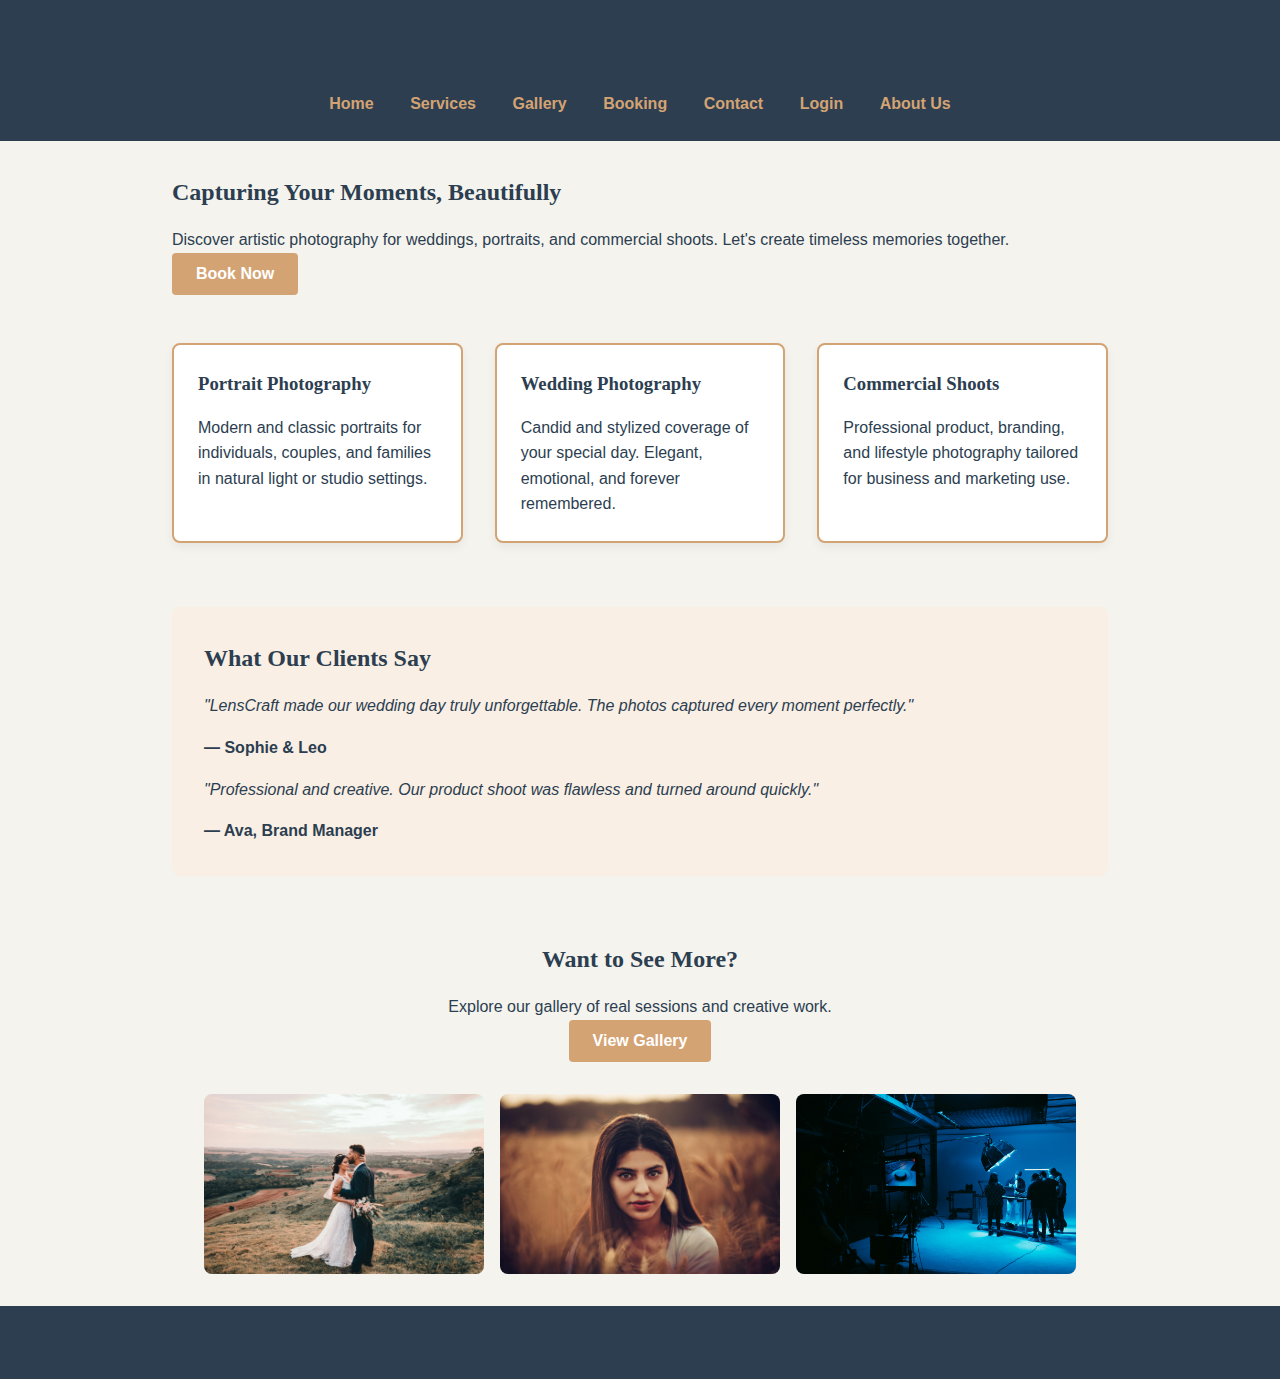
<file: index.html>
<!DOCTYPE html>
<html lang="en">
<head>
  <meta charset="UTF-8" />
  <title>LensCraft Studio | Home</title>
  <link rel="stylesheet" href="css/style.css" />
</head>
<body>
  <header>
    <h1>LensCraft Studio</h1>
    <nav>
      <a href="index.html">Home</a>
      <a href="services.html">Services</a>
      <a href="gallery.html">Gallery</a>
      <a href="booking.html">Booking</a>
      <a href="contact.html">Contact</a>
      <a href="login.html">Login</a>
      <a href="about.html">About Us</a>
    </nav>
  </header>

  <main>
  <!-- Hero Section -->
  <section>
    <h2>Capturing Your Moments, Beautifully</h2>
    <p>Discover artistic photography for weddings, portraits, and commercial shoots. Let's create timeless memories together.</p>
    <button onclick="location.href='booking.html'">Book Now</button>
  </section>

  <!-- Services Preview -->
  <section class="services" style="margin-top: 3rem;">
    <div class="service-box">
      <h3>Portrait Photography</h3>
      <p>Modern and classic portraits for individuals, couples, and families in natural light or studio settings.</p>
    </div>
    <div class="service-box">
      <h3>Wedding Photography</h3>
      <p>Candid and stylized coverage of your special day. Elegant, emotional, and forever remembered.</p>
    </div>
    <div class="service-box">
      <h3>Commercial Shoots</h3>
      <p>Professional product, branding, and lifestyle photography tailored for business and marketing use.</p>
    </div>
  </section>

  <!-- Testimonials -->
  <section style="margin-top: 4rem; padding: 2rem; background-color: #F9EFE5; border-radius: 8px;">
    <h2>What Our Clients Say</h2>
    <blockquote style="font-style: italic; margin: 1rem 0;">"LensCraft made our wedding day truly unforgettable. The photos captured every moment perfectly."</blockquote>
    <p style="font-weight: bold;">— Sophie & Leo</p>
    <blockquote style="font-style: italic; margin: 1rem 0;">"Professional and creative. Our product shoot was flawless and turned around quickly."</blockquote>
    <p style="font-weight: bold;">— Ava, Brand Manager</p>
  </section>

  <!-- CTA Banner -->
  <section style="text-align: center; margin-top: 4rem;">
    <h2>Want to See More?</h2>
    <p>Explore our gallery of real sessions and creative work.</p>
    <button onclick="location.href='gallery.html'">View Gallery</button>
  </section>

  <!-- Gallery Preview -->
  <section class="gallery" style="margin-top: 2rem;">
    <img src="images/wedding3.jpg" alt="Gallery 1">
    <img src="images/portrait3.jpg" alt="Gallery 2">
    <img src="images/studio.jpg" alt="Gallery 3">
  </section>
</main>


  <footer>
    <p>&copy; 2025 LensCraft Studio</p>
  </footer>
</body>
</html>
</file>
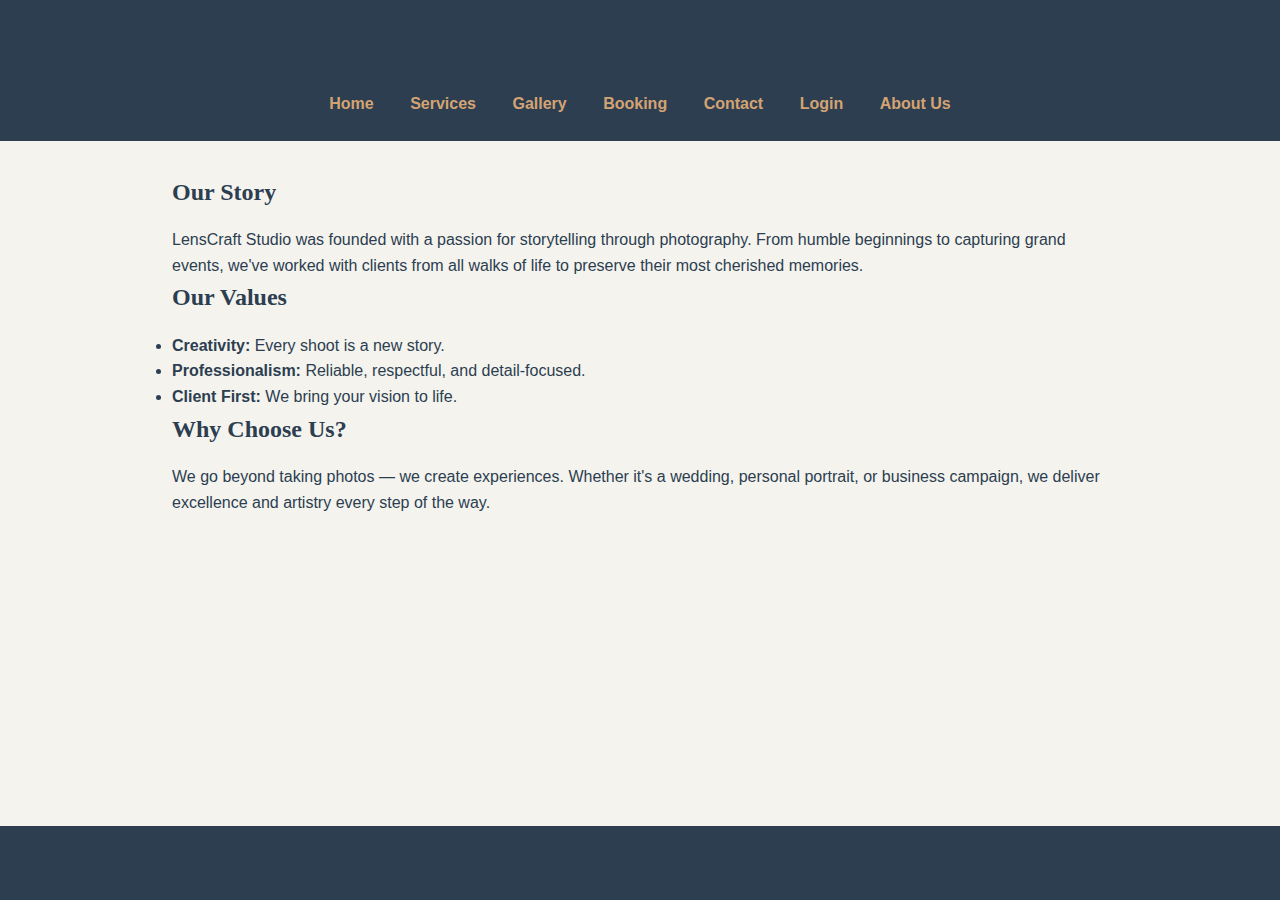
<file: about.html>
<!DOCTYPE html>
<html lang="en">
<head>
  <meta charset="UTF-8" />
  <title>About Us - LensCraft Studio</title>
  <link rel="stylesheet" href="css/style.css" />
</head>
<body>
  <header>
    <h1>About Us</h1>
    <nav>
      <a href="index.html">Home</a>
      <a href="services.html">Services</a>
      <a href="gallery.html">Gallery</a>
      <a href="booking.html">Booking</a>
      <a href="contact.html">Contact</a>
      <a href="login.html">Login</a>
      <a href="about.html">About Us</a>
    </nav>
  </header>

  <main>
    <section>
      <h2>Our Story</h2>
      <p>LensCraft Studio was founded with a passion for storytelling through photography. From humble beginnings to capturing grand events, we've worked with clients from all walks of life to preserve their most cherished memories.</p>
    </section>

    <section>
      <h2>Our Values</h2>
      <ul>
        <li><strong>Creativity:</strong> Every shoot is a new story.</li>
        <li><strong>Professionalism:</strong> Reliable, respectful, and detail-focused.</li>
        <li><strong>Client First:</strong> We bring your vision to life.</li>
      </ul>
    </section>

    <section>
      <h2>Why Choose Us?</h2>
      <p>We go beyond taking photos — we create experiences. Whether it's a wedding, personal portrait, or business campaign, we deliver excellence and artistry every step of the way.</p>
    </section>
  </main>

  <footer>
    <p>&copy; 2025 LensCraft Studio</p>
  </footer>
</body>
</html>
</file>
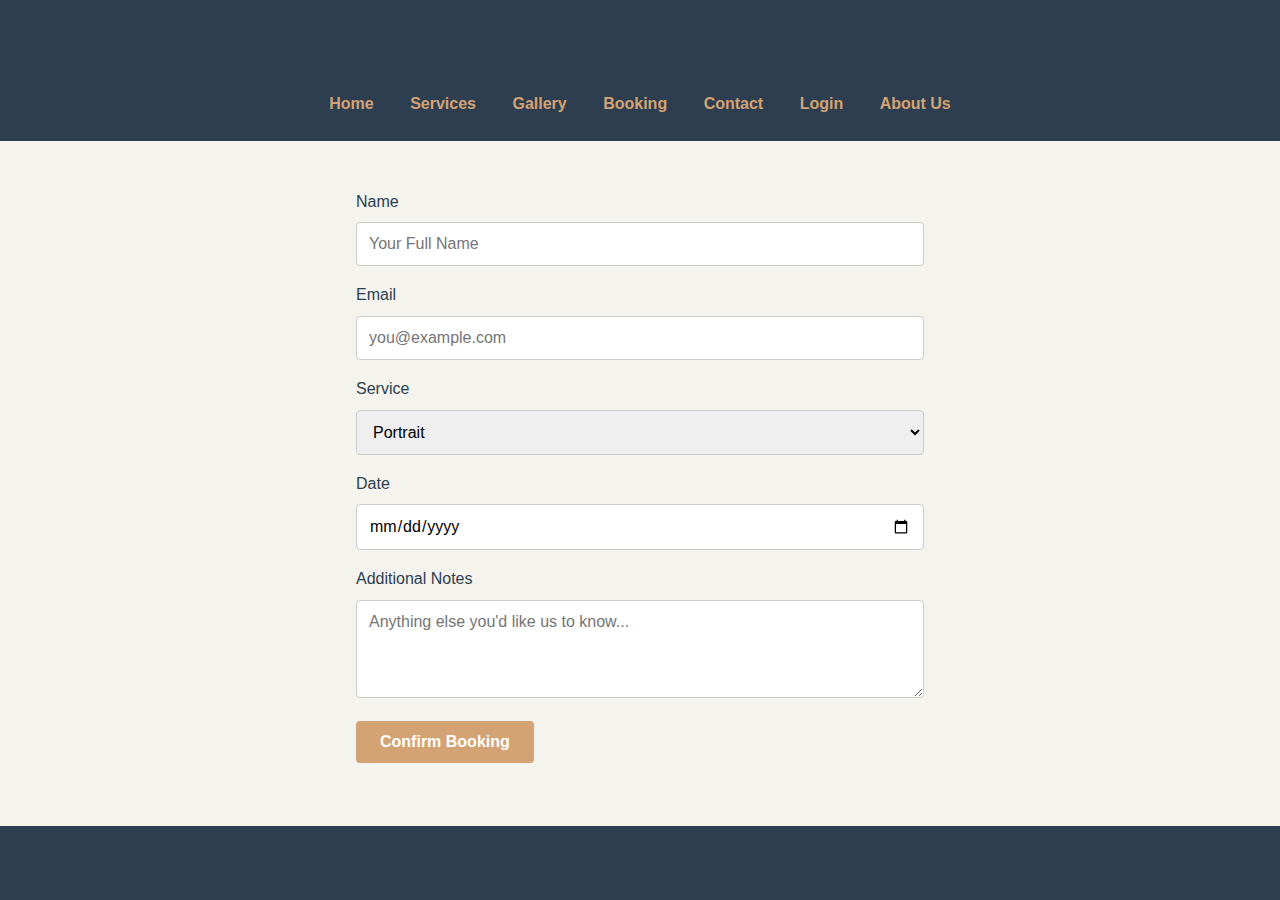
<file: booking.html>
<!DOCTYPE html>
<html lang="en">
<head>
  <meta charset="UTF-8" />
  <title>Booking</title>
  <link rel="stylesheet" href="css/style.css" />
</head>
<body>
  <header>
    <h1>Book a Session</h1>
    <nav>
      <a href="index.html">Home</a>
      <a href="services.html">Services</a>
      <a href="gallery.html">Gallery</a>
      <a href="booking.html">Booking</a>
      <a href="contact.html">Contact</a>
      <a href="login.html">Login</a>
      <a href="about.html">About Us</a>
    </nav>
  </header>

  <main>
    <form>
      <label>Name</label>
      <input type="text" placeholder="Your Full Name" required>

      <label>Email</label>
      <input type="email" placeholder="you@example.com" required>

      <label>Service</label>
      <select>
        <option>Portrait</option>
        <option>Wedding</option>
        <option>Commercial</option>
      </select>

      <label>Date</label>
      <input type="date" required>

      <label>Additional Notes</label>
      <textarea rows="4" placeholder="Anything else you'd like us to know..."></textarea>

      <button type="submit">Confirm Booking</button>
    </form>
  </main>

  <footer>
    <p>&copy; 2025 LensCraft Studio</p>
  </footer>
</body>
</html>
</file>
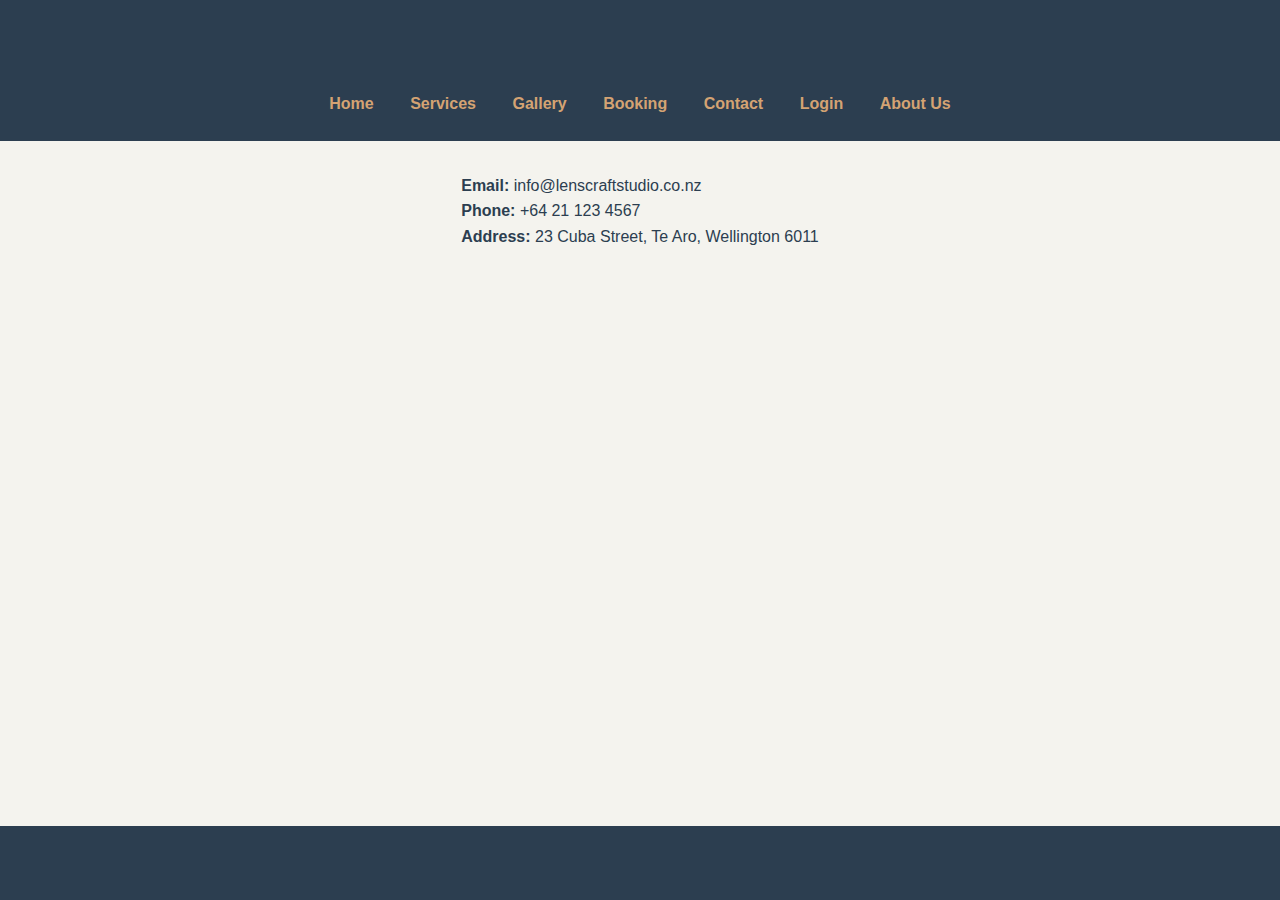
<file: contact.html>
<!DOCTYPE html>
<html lang="en">
<head>
  <meta charset="UTF-8" />
  <title>Contact</title>
  <link rel="stylesheet" href="css/style.css" />
</head>
<body>
  <header>
    <h1>Contact Us</h1>
    <nav>
      <a href="index.html">Home</a>
      <a href="services.html">Services</a>
      <a href="gallery.html">Gallery</a>
      <a href="booking.html">Booking</a>
      <a href="contact.html">Contact</a>
      <a href="login.html">Login</a>
      <a href="about.html">About Us</a>
    </nav>
  </header>

  <main>
    <p><strong>Email:</strong> info@lenscraftstudio.co.nz</p>
    <p><strong>Phone:</strong> +64 21 123 4567</p>
    <p><strong>Address:</strong> 23 Cuba Street, Te Aro, Wellington 6011</p>
  </main>

  <footer>
    <p>&copy; 2025 LensCraft Studio</p>
  </footer>
</body>
</html>
</file>
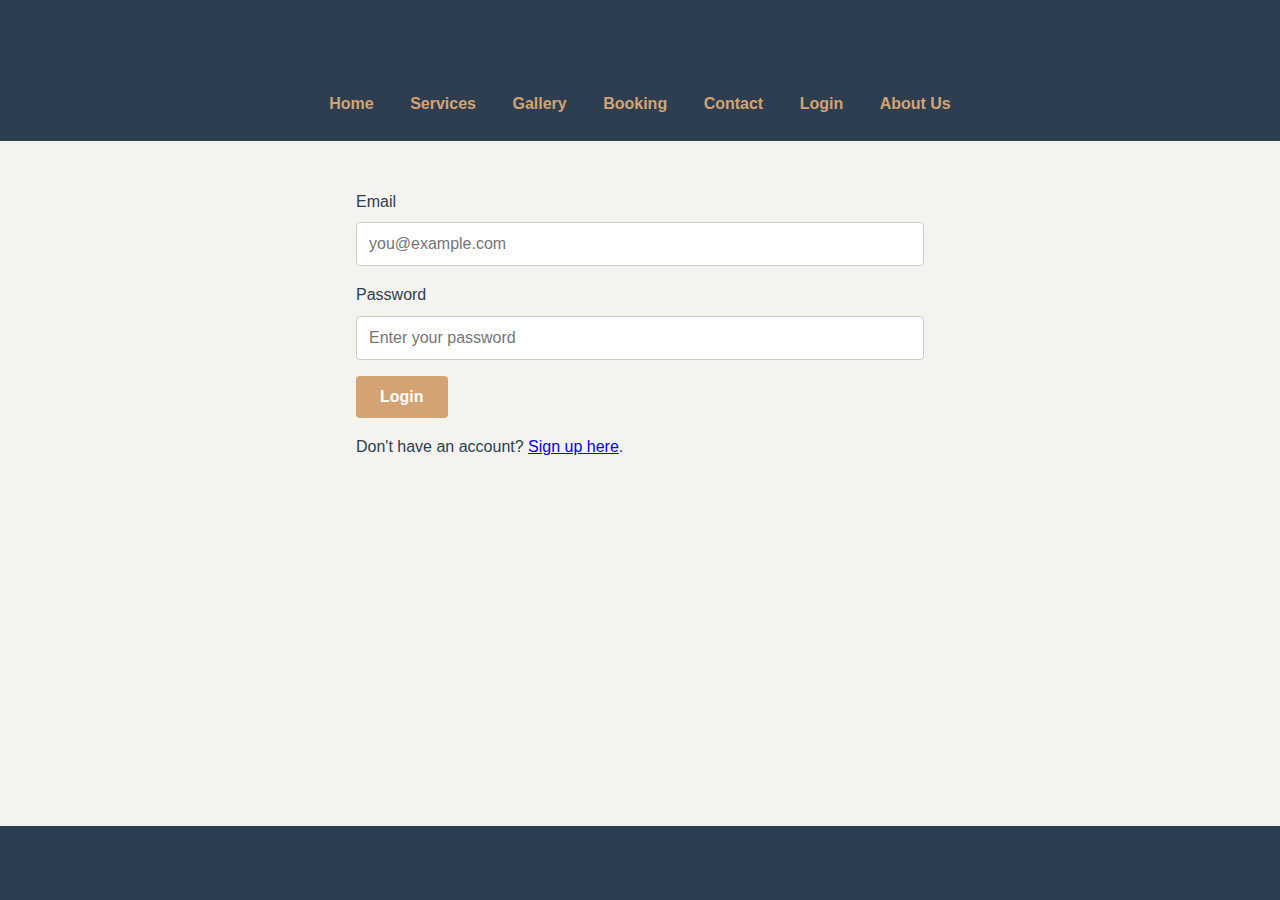
<file: login.html>
<!DOCTYPE html>
<html lang="en">
<head>
  <meta charset="UTF-8" />
  <title>Login</title>
  <link rel="stylesheet" href="css/style.css" />
</head>
<body>

  <header>
    <h1>Login</h1>
    <nav>
      <a href="index.html">Home</a>
      <a href="services.html">Services</a>
      <a href="gallery.html">Gallery</a>
      <a href="booking.html">Booking</a>
      <a href="contact.html">Contact</a>
      <a href="login.html">Login</a>
      <a href="about.html">About Us</a>
    </nav>
  </header>

  <main>
    <form>
      <label>Email</label>
      <input type="email" placeholder="you@example.com" required>
  
      <label>Password</label>
      <input type="password" placeholder="Enter your password" required>
  
      <button type="submit">Login</button>
  
      <p style="margin-top: 1rem;">Don't have an account? <a href="signup.html">Sign up here</a>.</p>
    </form>
  </main>
  
  <footer>
    <p>&copy; 2025 LensCraft Studio</p>
  </footer>

</body>
</html>
</file>
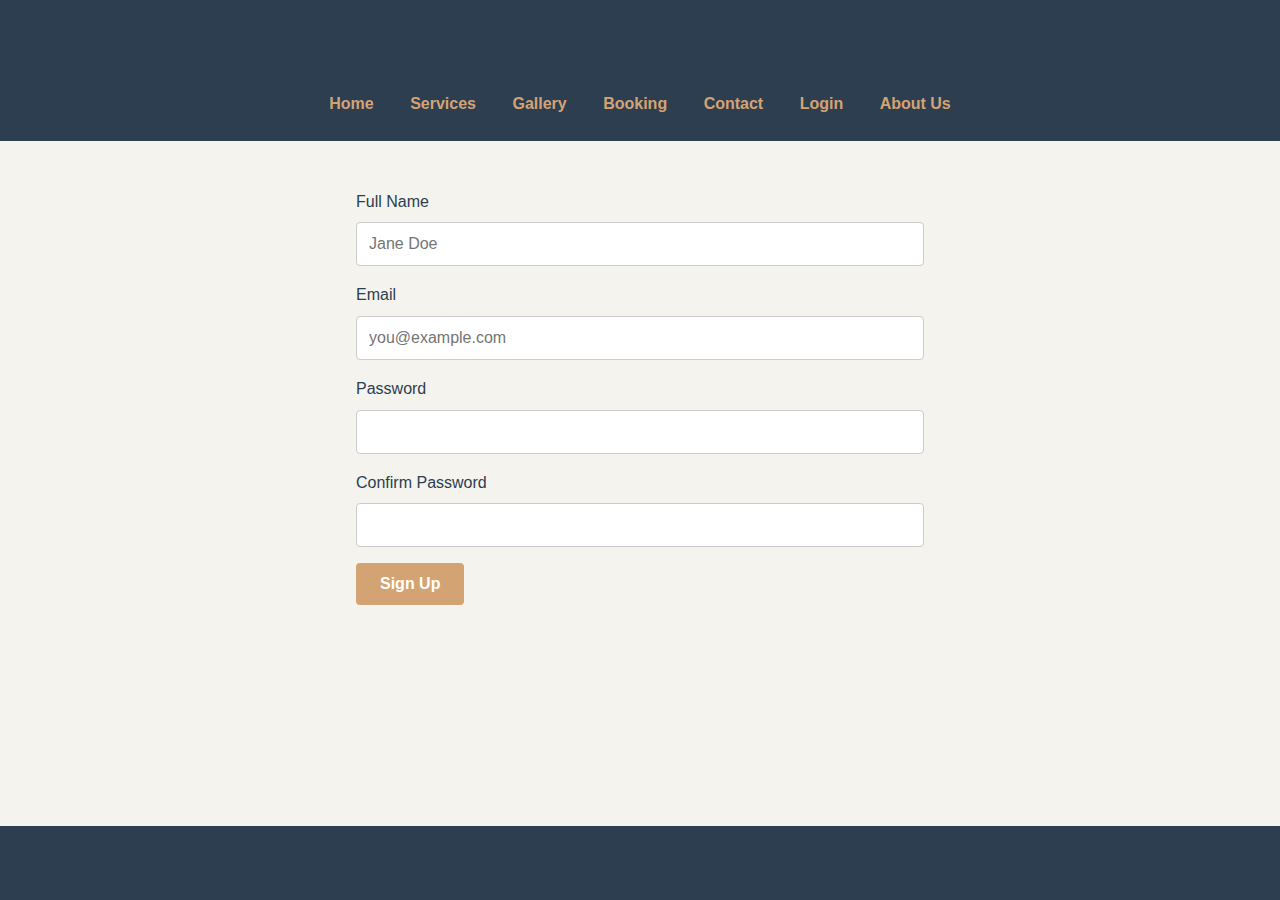
<file: signup.html>
<!DOCTYPE html>
<html lang="en">
<head>
  <meta charset="UTF-8" />
  <title>Sign Up - LensCraft Studio</title>
  <link rel="stylesheet" href="css/style.css" />
</head>
<body>
  <header>
    <h1>Create an Account</h1>
    <nav>
      <a href="index.html">Home</a>
      <a href="services.html">Services</a>
      <a href="gallery.html">Gallery</a>
      <a href="booking.html">Booking</a>
      <a href="contact.html">Contact</a>
      <a href="login.html">Login</a>
      <a href="about.html">About Us</a>
    </nav>
  </header>

  <main>
    <form>
      <label>Full Name</label>
      <input type="text" placeholder="Jane Doe" required>

      <label>Email</label>
      <input type="email" placeholder="you@example.com" required>

      <label>Password</label>
      <input type="password" required>

      <label>Confirm Password</label>
      <input type="password" required>

      <button type="submit">Sign Up</button>
    </form>
  </main>

  <footer>
    <p>&copy; 2025 LensCraft Studio</p>
  </footer>
</body>
</html>
</file>
<file: css/style.css>
/* Global Reset and Base Styles */
* {
  margin: 0;
  padding: 0;
  box-sizing: border-box;
}

html, body {
  height: 100%;
  min-height: 100vh;
}

body {
  display: flex;
  flex-direction: column;
  font-family: 'Open Sans', sans-serif;
  background-color: #F4F3EE; /* Light Beige */
  color: #2C3E50; /* Dark Teal */
  line-height: 1.6;
}

/* Typography */
h1, h2, h3, h4 {
  font-family: 'Playfair Display', serif;
  color: #2C3E50; /* Dark Teal */
  margin-bottom: 1rem;
}

p {
  font-size: 1rem;
  color: #2C3E50;
}

/* Header and Nav */
header {
  background-color: #2C3E50; /* Dark Teal */
  padding: 1.5rem;
  text-align: center;
  color: white;
}

nav {
  margin-top: 1rem;
}

nav a {
  color: #D4A373; /* Warm Gold */
  margin: 0 1rem;
  text-decoration: none;
  font-family: 'Montserrat', sans-serif;
  font-weight: 600;
}

nav a:hover {
  text-decoration: underline;
}

/* Main Section */
main {
  flex: 1;
  padding: 2rem;
  max-width: 1000px;
  margin: 0 auto;
}

/* Buttons */
button {
  background-color: #D4A373; /* Warm Gold */
  color: white;
  border: none;
  padding: 0.75rem 1.5rem;
  font-size: 1rem;
  font-weight: bold;
  font-family: 'Montserrat', sans-serif;
  border-radius: 4px;
  cursor: pointer;
  transition: background 0.3s;
}

button:hover {
  background-color: #b87c45;
}

/* Forms */
form {
  max-width: 600px;
  margin: 0 auto;
  padding: 1rem;
}

input, textarea, select {
  width: 100%;
  padding: 0.75rem;
  margin: 0.5rem 0 1rem;
  border: 1px solid #ccc;
  font-size: 1rem;
  font-family: 'Open Sans', sans-serif;
  border-radius: 4px;
}

/* Services Section */
.services {
  display: flex;
  flex-wrap: wrap;
  gap: 2rem;
  justify-content: center;
}

.service-box {
  flex: 1;
  min-width: 260px;
  background-color: white;
  padding: 1.5rem;
  border: 2px solid #D4A373; /* Warm Gold */
  border-radius: 8px;
  box-shadow: 0 4px 10px rgba(0, 0, 0, 0.06);
}

.service-box img {
  margin-bottom: 1rem;
  border-radius: 6px;
  width: 100%;
}

/* Gallery */
.gallery {
  display: flex;
  flex-wrap: wrap;
  gap: 1rem;
  justify-content: center;
}

.gallery img {
  width: 280px;
  height: 180px;
  object-fit: cover;
  border-radius: 8px;
  max-width: 100%;
}

/* Footer */
footer {
  background-color: #2C3E50;
  color: white;
  text-align: center;
  padding: 1.5rem 1rem;
  margin-top: auto;
}

/* Responsive Design */
@media (max-width: 768px) {
  nav a {
    display: block;
    margin: 0.5rem 0;
  }

  .services {
    flex-direction: column;
    align-items: center;
  }

  .gallery img {
    width: 90%;
  }
}
</file>
